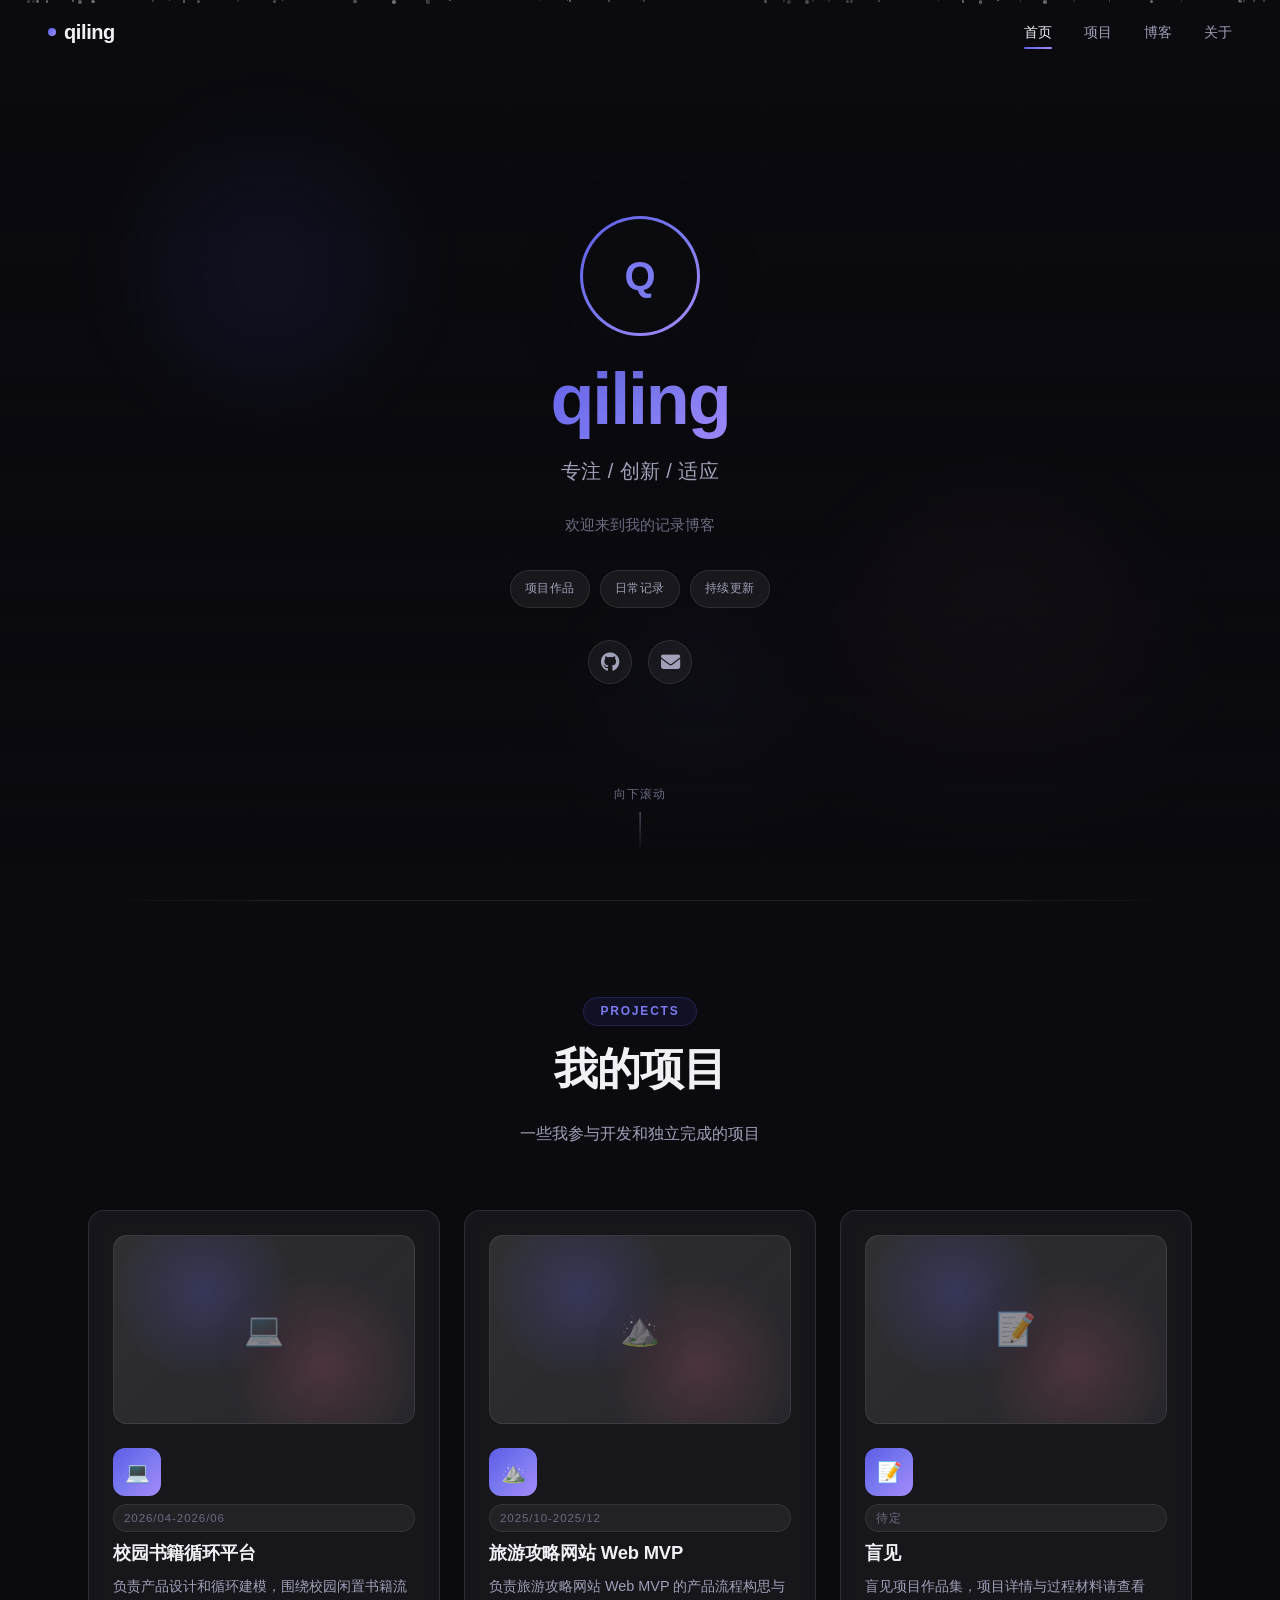
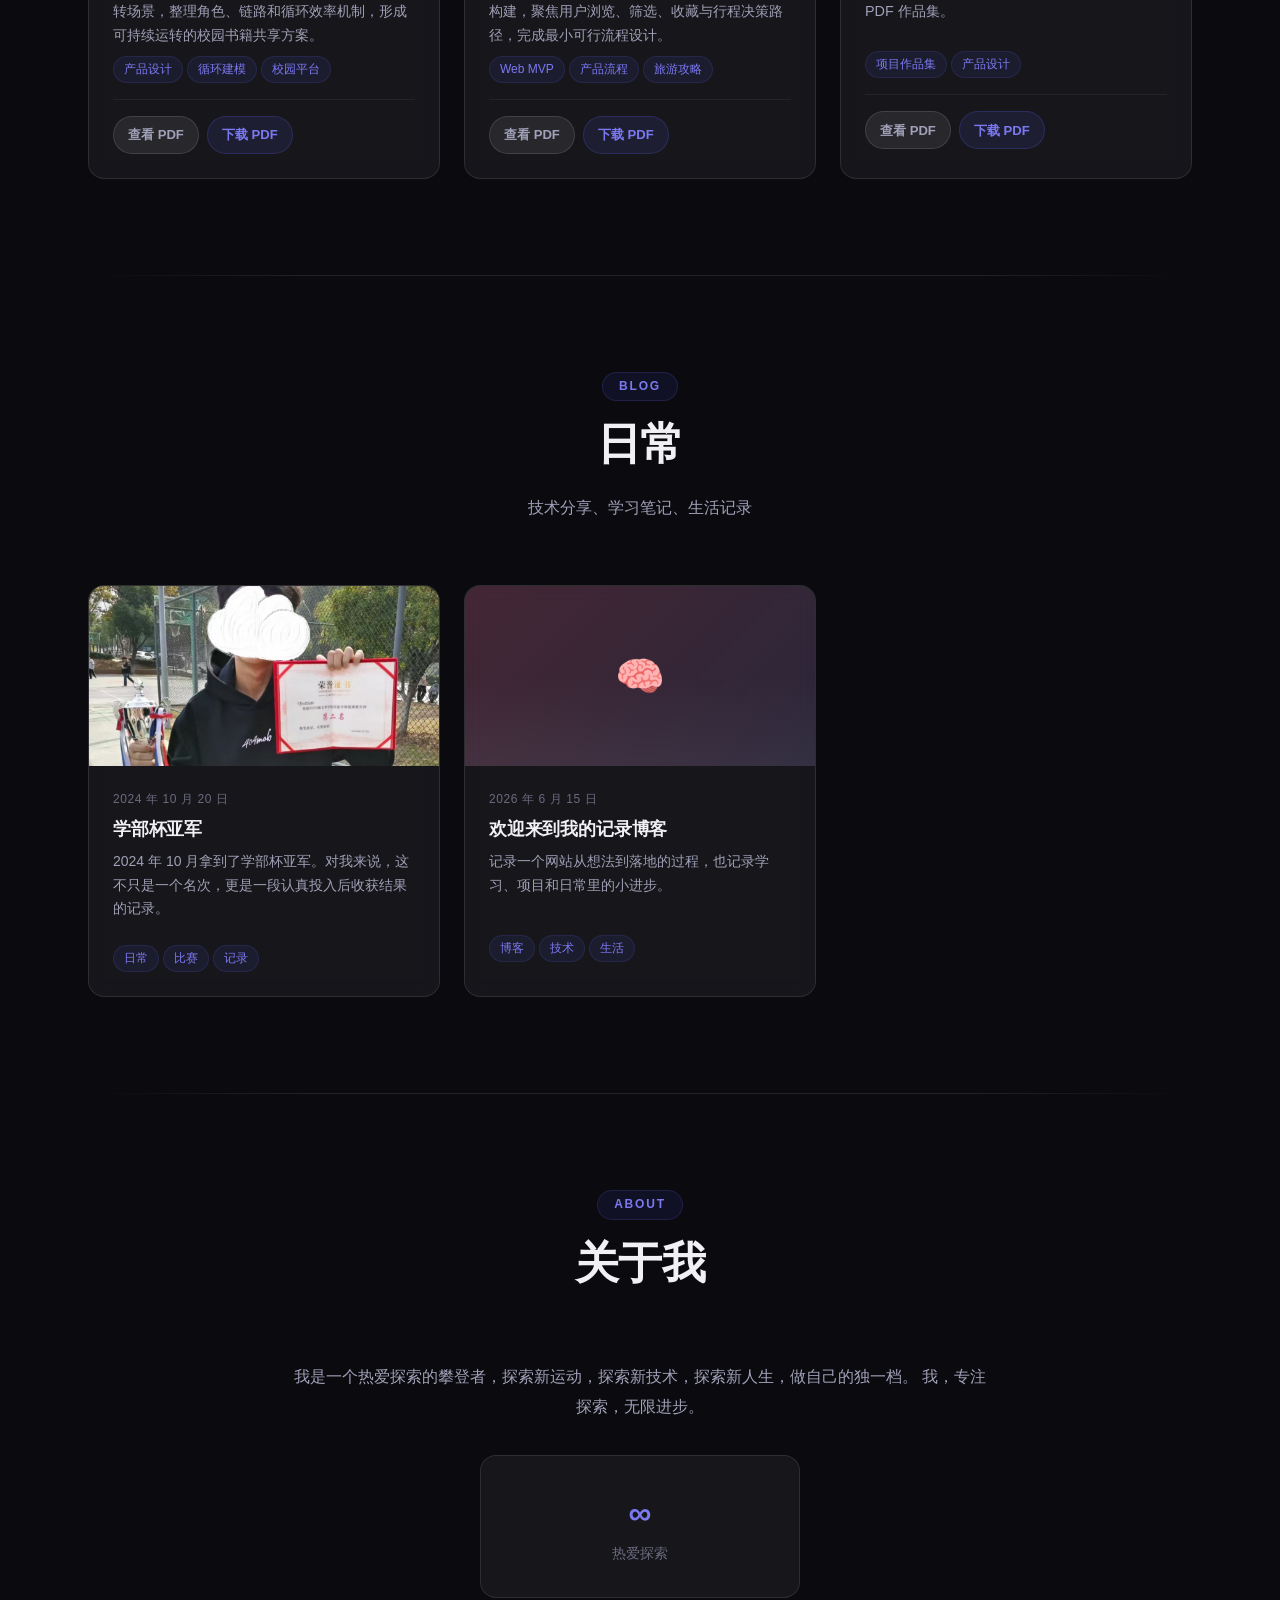
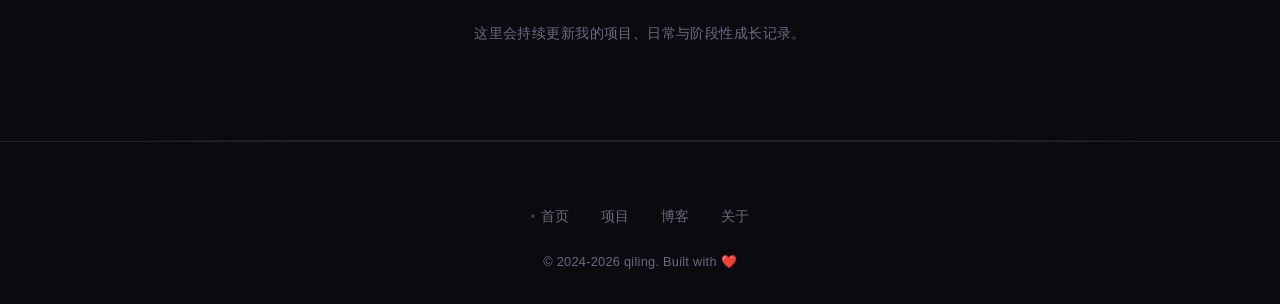
<file: index.html>
﻿<!DOCTYPE html>
<html lang="zh-CN">
<head>
  <meta charset="UTF-8">
  <meta name="viewport" content="width=device-width, initial-scale=1.0">
  <meta name="description" content="qiling - 个人博客，分享项目、技术与生活">
  <meta name="theme-color" content="#0a0a0f">
  
  <!-- Preconnect for performance -->
  <link rel="preconnect" href="https://images.unsplash.com">
  
  <!-- Font Awesome Icons -->
  <link rel="stylesheet" href="https://cdnjs.cloudflare.com/ajax/libs/font-awesome/6.5.1/css/all.min.css">
  
  <!-- Styles -->
  <link rel="stylesheet" href="css/style.css">
  
  <title>qiling - Personal Site</title>
</head>
<body>

  <!-- Loading Screen -->
  <div class="loading-screen">
    <div class="loading-logo">D</div>
    <div class="loading-text">Loading...</div>
  </div>

  <!-- Snow Mountain Background -->
  <div class="hero-bg">
    <div class="layer layer-1"></div>
    <div class="layer layer-2"></div>
    <div class="layer layer-3"></div>
  </div>
  <div class="hero-orbs">
    <span class="hero-orb hero-orb-1"></span>
    <span class="hero-orb hero-orb-2"></span>
    <span class="hero-orb hero-orb-3"></span>
  </div>
  <div class="hero-overlay"></div>
  <div class="snow-particles"></div>

  <!-- Navigation -->
  <nav class="nav">
    <div class="nav-inner">
      <a href="#" class="nav-logo">
        <span class="nav-logo-dot"></span>
        qiling
      </a>
      <div class="nav-links">
        <a class="nav-link active" data-target="hero">首页</a>
        <a class="nav-link" data-target="projects">项目</a>
        <a class="nav-link" data-target="blog">博客</a>
        <a class="nav-link" data-target="about">关于</a>
      </div>
      <button class="nav-toggle" aria-label="菜单">
        <span></span>
        <span></span>
        <span></span>
      </button>
    </div>
  </nav>

  <!-- Hero Section -->
  <section id="hero" class="hero">
    <div class="hero-content">
      <!-- Avatar -->
      <div class="hero-avatar" id="hero-avatar">
        <div class="hero-avatar-inner" id="hero-avatar-inner">D</div>
        <div class="hero-avatar-badge">
          <i class="fas fa-camera" style="font-size:0.6rem;"></i>
        </div>
      </div>

      <!-- Name & Titles -->
      <h1 class="hero-title" id="hero-name">qiling</h1>
      <p class="hero-subtitle" id="hero-subtitle">专注 / 创新 / 适应</p>
      <p class="hero-bio" id="hero-bio">
        欢迎来到我的记录博客
      </p>
      <div class="hero-pills">
        <span class="hero-pill">项目作品</span>
        <span class="hero-pill">日常记录</span>
        <span class="hero-pill">持续更新</span>
      </div>

      <!-- Social Links -->
      <div class="hero-social" id="hero-social">
        <a href="https://github.com/" target="_blank" rel="noopener" aria-label="GitHub">
          <i class="fab fa-github"></i>
        </a>
        <a href="mailto:11433282920@qq.com" aria-label="Email">
          <i class="fas fa-envelope"></i>
        </a>
      </div>
    </div>

    <div class="scroll-indicator">
      <span>向下滚动</span>
      <div class="scroll-indicator-line"></div>
    </div>
  </section>

  <!-- Section Divider -->
  <div class="section-divider">
    <div class="section-divider-line"></div>
  </div>

  <!-- Projects Section -->
  <section id="projects" class="section">
    <div class="section-header animate-on-scroll">
      <div class="section-label">Projects</div>
      <h2 class="section-title">我的项目</h2>
      <p class="section-desc">一些我参与开发和独立完成的项目</p>
    </div>
    <div id="projects-grid" class="projects-grid"></div>
  </section>

  <!-- Section Divider -->
  <div class="section-divider">
    <div class="section-divider-line"></div>
  </div>

  <!-- Blog Section -->
  <section id="blog" class="section">
    <div class="section-header animate-on-scroll">
      <div class="section-label">Blog</div>
      <h2 class="section-title">日常</h2>
      <p class="section-desc">技术分享、学习笔记、生活记录</p>
    </div>
    <div id="blog-grid" class="blog-grid"></div>
  </section>

  <!-- Section Divider -->
  <div class="section-divider">
    <div class="section-divider-line"></div>
  </div>

  <!-- About Section -->
  <section id="about" class="section">
    <div class="section-header animate-on-scroll">
      <div class="section-label">About</div>
      <h2 class="section-title">关于我</h2>
    </div>
    <div class="about-content animate-on-scroll">
      <p class="about-text" id="hero-bio-about">
        我是一个热爱探索的攀登者，探索新运动，探索新技术，探索新人生，做自己的独一档。
        我，专注探索，无限进步。
      </p>
      <div class="about-stats">
        <div class="about-stat">
          <div class="about-stat-number">∞</div>
          <div class="about-stat-label">热爱探索</div>
        </div>
      </div>
      <div class="about-note">
        这里会持续更新我的项目、日常与阶段性成长记录。
      </div>
    </div>
  </section>

  <!-- Section Divider -->
  <div class="section-divider">
    <div class="section-divider-line"></div>
  </div>

  <!-- Footer -->
  <footer class="footer">
    <div class="footer-inner">
      <div class="footer-links">
        <a href="#" data-target="hero">首页</a>
        <a href="#" data-target="projects">项目</a>
        <a href="#" data-target="blog">博客</a>
        <a href="#" data-target="about">关于</a>
      </div>
      <div class="footer-copyright">
        &copy; 2024-2026 qiling. Built with ❤️
      </div>
    </div>
  </footer>

  <!-- Blog Post Modal -->
  <div id="blog-modal" class="blog-modal">
    <div class="blog-modal-overlay"></div>
    <div class="blog-modal-content">
      <button class="blog-modal-close" aria-label="关闭">
        <i class="fas fa-times"></i>
      </button>
      <h2 id="modal-title"></h2>
      <div id="modal-tags" class="project-tags" style="margin-bottom:var(--space-sm);"></div>
      <div class="blog-card-date" id="modal-date"></div>
      <div id="modal-body" class="blog-modal-body"></div>
    </div>
  </div>

  <!-- Back to Top -->
  <button class="back-to-top" aria-label="回到顶部">
    <i class="fas fa-arrow-up"></i>
  </button>

  <script src="js/site-content.js"></script>

  <!-- Scripts -->
  <script src="js/main.js"></script>
</body>
</html>
</file>
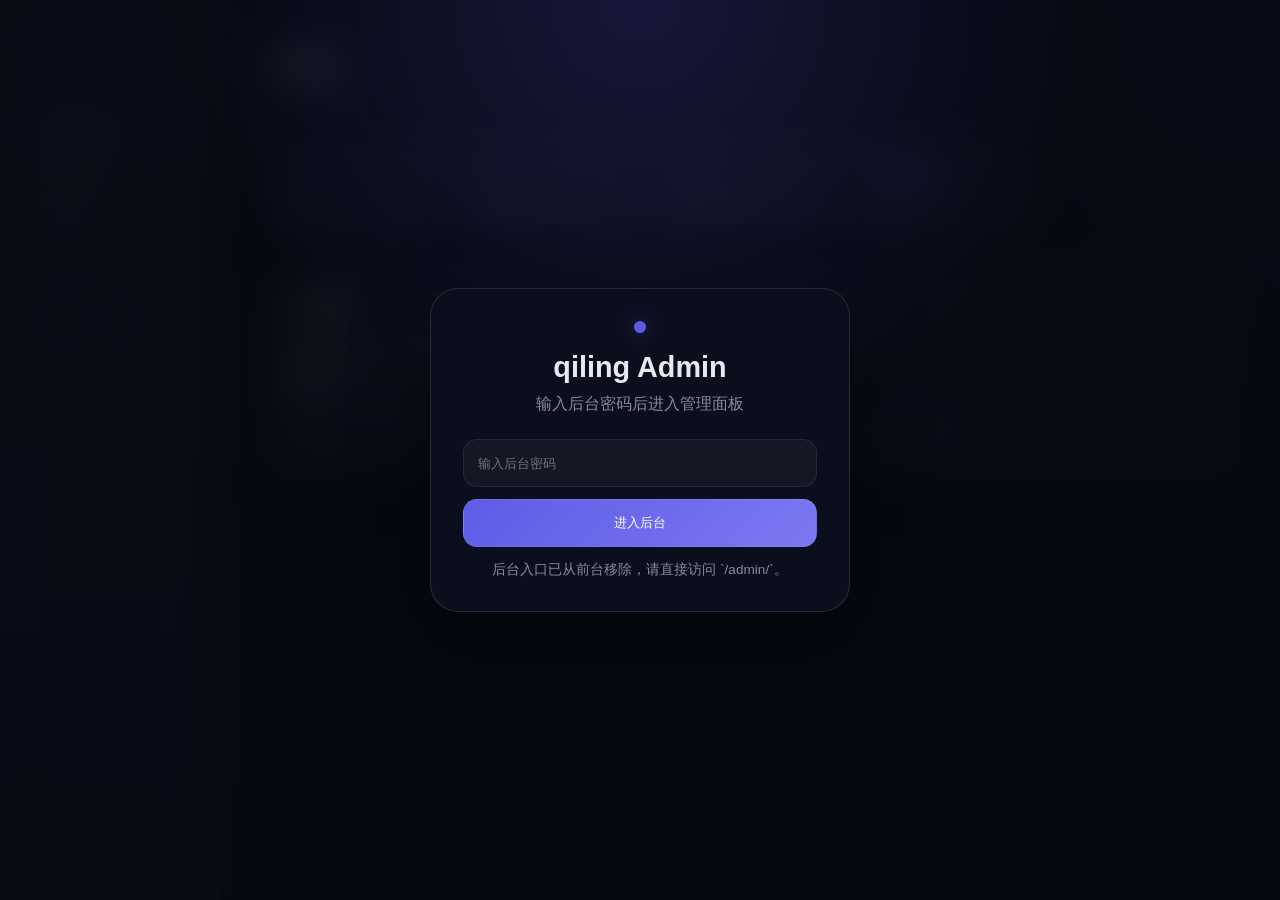
<file: admin/index.html>
﻿<!DOCTYPE html>
<html lang="zh-CN">
<head>
  <meta charset="UTF-8">
  <meta name="viewport" content="width=device-width, initial-scale=1.0">
  <title>管理后台 - qiling</title>
  <link rel="stylesheet" href="https://cdnjs.cloudflare.com/ajax/libs/font-awesome/6.5.1/css/all.min.css">
  <link rel="stylesheet" href="css/admin.css">
  <style>
    :root { --space-sm:8px; --space-md:16px; --space-lg:24px; --space-xl:32px; --space-2xl:48px; --space-3xl:64px; }
  </style>
</head>
<body>
  <div class="admin-gate" id="admin-gate">
    <div class="admin-gate-card">
      <div class="admin-gate-dot"></div>
      <h1>qiling Admin</h1>
      <p>输入后台密码后进入管理面板</p>
      <form id="admin-login-form" class="admin-gate-form">
        <input type="password" id="admin-password-input" placeholder="输入后台密码" autocomplete="current-password">
        <button type="submit">进入后台</button>
      </form>
      <div class="admin-gate-hint">后台入口已从前台移除，请直接访问 `/admin/`。</div>
    </div>
  </div>
  <div class="admin-layout">
    <!-- Sidebar -->
    <aside class="admin-sidebar">
      <div class="admin-logo">
        <span class="admin-logo-dot"></span>
        qiling Admin
      </div>
      <nav class="admin-nav">
        <button class="admin-nav-item active" data-tab="dashboard">
          <i class="fas fa-chart-simple"></i> 概览
        </button>
        <button class="admin-nav-item" data-tab="projects">
          <i class="fas fa-folder"></i> 项目管理
        </button>
        <button class="admin-nav-item" data-tab="posts">
          <i class="fas fa-file-lines"></i> 文章管理
        </button>
        <button class="admin-nav-item" data-tab="settings">
          <i class="fas fa-gear"></i> 设置
        </button>
      </nav>
      <div style="margin-top:auto;padding-top:var(--space-xl);">
        <a href="../index.html" class="admin-nav-item" style="color:var(--admin-text-secondary);">
          <i class="fas fa-arrow-left"></i> 返回网站
        </a>
      </div>
    </aside>

    <!-- Main Content -->
    <main class="admin-main">
      <!-- Dashboard Tab -->
      <div id="tab-dashboard" class="admin-tab-content active">
        <div class="admin-header">
          <h1>仪表盘</h1>
          <p>网站内容概览</p>
        </div>
        <div id="admin-stats" class="admin-stats"></div>
        <div class="admin-card">
          <div class="admin-card-header">
            <h3>快速指南</h3>
          </div>
          <div style="font-size:0.85rem;color:var(--admin-text-secondary);line-height:1.8;">
            <p>📁 <strong>项目管理</strong> — 添加/编辑/删除你的项目作品</p>
            <p>📝 <strong>文章管理</strong> — 发布博客文章，支持 Markdown 格式</p>
            <p>⚙️ <strong>设置</strong> — 修改网站名称、个人简介、社交链接</p>
              <p style="margin-top:var(--space-md);color:var(--admin-text-secondary);opacity:0.7;">
              💡 提示：内容先保存到浏览器本地缓存；如果图片太大导致缓存超限，仍可继续导出 <code>site-content.js</code>。
              </p>
          </div>
        </div>
      </div>

      <!-- Projects Tab -->
      <div id="tab-projects" class="admin-tab-content">
        <div class="admin-header">
          <h1>项目管理</h1>
          <p>管理你的作品项目</p>
        </div>
        <div class="admin-card">
          <div class="admin-card-header">
            <h3>所有项目</h3>
            <button class="admin-btn admin-btn-primary" onclick="window.renderProjectForm()">
              <i class="fas fa-plus"></i> 添加项目
            </button>
          </div>
          <div id="projects-list"></div>
        </div>
        <div id="project-form-container"></div>
      </div>

      <!-- Posts Tab -->
      <div id="tab-posts" class="admin-tab-content">
        <div class="admin-header">
          <h1>文章管理</h1>
          <p>发布和管理博客文章</p>
        </div>
        <div class="admin-card">
          <div class="admin-card-header">
            <h3>所有文章</h3>
            <button class="admin-btn admin-btn-primary" onclick="window.renderPostForm()">
              <i class="fas fa-plus"></i> 写文章
            </button>
          </div>
          <div id="posts-list"></div>
        </div>
        <div id="post-form-container"></div>
      </div>

      <!-- Settings Tab -->
      <div id="tab-settings" class="admin-tab-content">
        <div class="admin-header">
          <h1>设置</h1>
          <p>管理网站配置</p>
        </div>
      </div>
    </main>
  </div>

  <script src="../js/site-content.js"></script>
  <script src="js/admin.js"></script>
</body>
</html>
</file>
<file: css/style.css>
﻿/* ============================================
   Deom UI - Apple-Style Personal Blog
   Design System & Styles
   ============================================ */

/* --- CSS Variables / Design Tokens --- */
:root {
  /* Colors */
  --primary: #5e5ce6;
  --primary-light: #7b79f0;
  --primary-dark: #4a48c4;
  --accent: #ff6b9d;
  --accent-light: #ff8db3;
  --gradient-primary: linear-gradient(135deg, #5e5ce6 0%, #7b79f0 50%, #a78bfa 100%);
  --gradient-accent: linear-gradient(135deg, #ff6b9d 0%, #ff8db3 50%, #ffb3c8 100%);
  --gradient-hero: linear-gradient(135deg, rgba(94, 92, 230, 0.3), rgba(167, 139, 250, 0.2), rgba(255, 107, 157, 0.15));
  --gradient-card: linear-gradient(135deg, rgba(255,255,255,0.08), rgba(255,255,255,0.02));
  
  /* Neutral */
  --bg-primary: #0a0a0f;
  --bg-secondary: #12121a;
  --bg-card: rgba(255, 255, 255, 0.05);
  --bg-glass: rgba(255, 255, 255, 0.08);
  --text-primary: #f0f0f5;
  --text-secondary: #a0a0b8;
  --text-tertiary: #6b6b80;
  --border-color: rgba(255, 255, 255, 0.1);
  --border-glass: rgba(255, 255, 255, 0.15);
  --shadow-sm: 0 2px 8px rgba(0, 0, 0, 0.3);
  --shadow-md: 0 8px 32px rgba(0, 0, 0, 0.4);
  --shadow-lg: 0 16px 64px rgba(0, 0, 0, 0.5);
  --shadow-glow: 0 0 40px rgba(94, 92, 230, 0.15);
  
  /* Typography */
  --font-sans: -apple-system, 'Helvetica Neue', 'SF Pro Display', 'SF Pro Text', 'Segoe UI', Roboto, Arial, sans-serif;
  --font-mono: 'SF Mono', 'Fira Code', 'Cascadia Code', monospace;
  
  /* Spacing */
  --space-xs: 4px;
  --space-sm: 8px;
  --space-md: 16px;
  --space-lg: 24px;
  --space-xl: 32px;
  --space-2xl: 48px;
  --space-3xl: 64px;
  --space-4xl: 96px;
  
  /* Radius */
  --radius-sm: 8px;
  --radius-md: 12px;
  --radius-lg: 16px;
  --radius-xl: 20px;
  --radius-full: 9999px;
  
  /* Transitions */
  --transition-fast: 0.2s cubic-bezier(0.4, 0, 0.2, 1);
  --transition-normal: 0.3s cubic-bezier(0.4, 0, 0.2, 1);
  --transition-slow: 0.5s cubic-bezier(0.4, 0, 0.2, 1);
  --transition-bounce: 0.5s cubic-bezier(0.34, 1.56, 0.64, 1);
}

/* --- Reset & Base --- */
*, *::before, *::after {
  margin: 0;
  padding: 0;
  box-sizing: border-box;
}

html {
  scroll-behavior: smooth;
  font-size: 16px;
  -webkit-font-smoothing: antialiased;
  -moz-osx-font-smoothing: grayscale;
}

body {
  font-family: var(--font-sans);
  background: var(--bg-primary);
  color: var(--text-primary);
  line-height: 1.6;
  overflow-x: hidden;
}

a {
  color: inherit;
  text-decoration: none;
}

img {
  max-width: 100%;
  display: block;
}

ul { list-style: none; }

/* --- Scrollbar --- */
::-webkit-scrollbar { width: 6px; }
::-webkit-scrollbar-track { background: transparent; }
::-webkit-scrollbar-thumb { background: rgba(255,255,255,0.15); border-radius: 3px; }
::-webkit-scrollbar-thumb:hover { background: rgba(255,255,255,0.25); }

/* --- Snow Mountain Hero Background --- */
.hero-bg {
  position: fixed;
  top: 0;
  left: 0;
  width: 100%;
  height: 100vh;
  z-index: -2;
  overflow: hidden;
}

.hero-bg .layer {
  position: absolute;
  inset: 0;
  background-size: cover;
  background-position: center;
  background-repeat: no-repeat;
  transition: opacity 1.5s ease;
}

.hero-bg .layer-1 {
  background-image: url('https://images.unsplash.com/photo-1506905925346-21bda4d32df4?w=1920&q=85');
  opacity: 1;
}

.hero-bg .layer-2 {
  background-image: url('https://images.unsplash.com/photo-1454496522488-7a8e488e8606?w=1920&q=85');
  opacity: 0;
}

.hero-bg .layer-3 {
  background-image: url('https://images.unsplash.com/photo-1464822759023-fed622ff2c3b?w=1920&q=85');
  opacity: 0;
}

.hero-overlay {
  position: fixed;
  top: 0;
  left: 0;
  width: 100%;
  height: 100vh;
  z-index: -1;
  background: 
    linear-gradient(180deg, 
      rgba(10, 10, 15, 0.6) 0%, 
      rgba(10, 10, 15, 0.45) 40%, 
      rgba(10, 10, 15, 0.7) 70%, 
      var(--bg-primary) 100%);
  pointer-events: none;
}

.hero-orbs {
  position: fixed;
  inset: 0;
  z-index: -1;
  pointer-events: none;
  overflow: hidden;
}

.hero-orb {
  position: absolute;
  border-radius: 50%;
  filter: blur(24px);
  opacity: 0.28;
  animation: orbFloat 18s ease-in-out infinite;
  mix-blend-mode: screen;
}

.hero-orb-1 {
  width: 280px;
  height: 280px;
  top: 14%;
  left: 10%;
  background: radial-gradient(circle, rgba(94,92,230,0.65), rgba(94,92,230,0));
}

.hero-orb-2 {
  width: 360px;
  height: 360px;
  top: 54%;
  right: 8%;
  background: radial-gradient(circle, rgba(255,107,157,0.45), rgba(255,107,157,0));
  animation-duration: 22s;
}

.hero-orb-3 {
  width: 220px;
  height: 220px;
  bottom: 8%;
  left: 46%;
  background: radial-gradient(circle, rgba(167,139,250,0.45), rgba(167,139,250,0));
  animation-duration: 20s;
}

@keyframes orbFloat {
  0%, 100% { transform: translate3d(0, 0, 0) scale(1); }
  25% { transform: translate3d(30px, -22px, 0) scale(1.06); }
  50% { transform: translate3d(-16px, 18px, 0) scale(0.96); }
  75% { transform: translate3d(24px, 12px, 0) scale(1.04); }
}

/* Mountain ambient particles */
.snow-particles {
  position: fixed;
  top: 0;
  left: 0;
  width: 100%;
  height: 100%;
  z-index: 0;
  pointer-events: none;
  overflow: hidden;
}

.snow-particle {
  position: absolute;
  width: 3px;
  height: 3px;
  background: rgba(255, 255, 255, 0.6);
  border-radius: 50%;
  animation: snowfall linear infinite;
  opacity: 0;
}

@keyframes snowfall {
  0% { transform: translateY(-10vh) translateX(0); opacity: 0; }
  10% { opacity: 1; }
  90% { opacity: 0.6; }
  100% { transform: translateY(110vh) translateX(50px); opacity: 0; }
}

/* --- Navigation --- */
.nav {
  position: fixed;
  top: 0;
  left: 0;
  width: 100%;
  z-index: 100;
  padding: var(--space-md) var(--space-2xl);
  transition: var(--transition-normal);
}

.nav.scrolled {
  background: rgba(10, 10, 15, 0.8);
  backdrop-filter: blur(20px) saturate(1.5);
  -webkit-backdrop-filter: blur(20px) saturate(1.5);
  border-bottom: 1px solid var(--border-glass);
  padding: var(--space-sm) var(--space-2xl);
}

.nav-inner {
  max-width: 1200px;
  margin: 0 auto;
  display: flex;
  align-items: center;
  justify-content: space-between;
}

.nav-logo {
  display: flex;
  align-items: center;
  gap: var(--space-sm);
  font-size: 1.25rem;
  font-weight: 700;
  letter-spacing: -0.02em;
}

.nav-logo-dot {
  width: 8px;
  height: 8px;
  border-radius: 50%;
  background: var(--gradient-primary);
  animation: pulse-dot 2s ease-in-out infinite;
}

@keyframes pulse-dot {
  0%, 100% { opacity: 1; transform: scale(1); }
  50% { opacity: 0.7; transform: scale(1.3); }
}

.nav-links {
  display: flex;
  align-items: center;
  gap: var(--space-xl);
}

.nav-link {
  font-size: 0.875rem;
  font-weight: 500;
  color: var(--text-secondary);
  transition: var(--transition-fast);
  position: relative;
  padding: var(--space-xs) 0;
  cursor: pointer;
}

.nav-link::after {
  content: '';
  position: absolute;
  bottom: -2px;
  left: 0;
  width: 0;
  height: 2px;
  background: var(--gradient-primary);
  border-radius: 1px;
  transition: var(--transition-normal);
}

.nav-link:hover {
  color: var(--text-primary);
}

.nav-link:hover::after,
.nav-link.active::after {
  width: 100%;
}

.nav-link.active {
  color: var(--text-primary);
}

/* Mobile Nav Toggle */
.nav-toggle {
  display: none;
  flex-direction: column;
  gap: 5px;
  cursor: pointer;
  padding: var(--space-sm);
  background: none;
  border: none;
}

.nav-toggle span {
  width: 24px;
  height: 2px;
  background: var(--text-primary);
  border-radius: 2px;
  transition: var(--transition-normal);
}

.nav-toggle.active span:nth-child(1) {
  transform: rotate(45deg) translate(5px, 5px);
}

.nav-toggle.active span:nth-child(2) {
  opacity: 0;
}

.nav-toggle.active span:nth-child(3) {
  transform: rotate(-45deg) translate(5px, -5px);
}

/* --- Hero Section --- */
.hero {
  position: relative;
  min-height: 100vh;
  display: flex;
  align-items: center;
  justify-content: center;
  padding: var(--space-4xl) var(--space-2xl);
  z-index: 1;
}

.hero-content {
  text-align: center;
  max-width: 700px;
  position: relative;
}

.hero-avatar {
  width: 120px;
  height: 120px;
  border-radius: 50%;
  margin: 0 auto var(--space-lg);
  background: var(--gradient-primary);
  padding: 3px;
  position: relative;
  animation: avatar-float 6s ease-in-out infinite;
  cursor: pointer;
  transition: var(--transition-normal);
  box-shadow: 0 20px 60px rgba(12, 12, 24, 0.35);
}

.hero-avatar:hover {
  transform: scale(1.05);
  box-shadow: 0 0 40px rgba(94, 92, 230, 0.4);
}

.hero-avatar-inner {
  width: 100%;
  height: 100%;
  border-radius: 50%;
  background: var(--bg-primary);
  display: flex;
  align-items: center;
  justify-content: center;
  font-size: 2.5rem;
  font-weight: 700;
  color: var(--primary-light);
  overflow: hidden;
}

.hero-avatar-inner img {
  width: 100%;
  height: 100%;
  object-fit: cover;
}

.hero-avatar-badge {
  position: absolute;
  bottom: 4px;
  right: 4px;
  width: 28px;
  height: 28px;
  background: var(--gradient-primary);
  border-radius: 50%;
  display: flex;
  align-items: center;
  justify-content: center;
  font-size: 0.75rem;
  border: 2px solid var(--bg-primary);
  box-shadow: var(--shadow-sm);
}

@keyframes avatar-float {
  0%, 100% { transform: translateY(0); }
  50% { transform: translateY(-8px); }
}

.hero-title {
  font-size: clamp(2.5rem, 6vw, 4.5rem);
  font-weight: 800;
  letter-spacing: -0.03em;
  line-height: 1.1;
  margin-bottom: var(--space-md);
  background: var(--gradient-primary);
  -webkit-background-clip: text;
  -webkit-text-fill-color: transparent;
  background-clip: text;
  animation: title-reveal 1s ease-out;
}

@keyframes title-reveal {
  from { opacity: 0; transform: translateY(20px); }
  to { opacity: 1; transform: translateY(0); }
}

.hero-subtitle {
  font-size: clamp(1rem, 2vw, 1.25rem);
  color: var(--text-secondary);
  margin-bottom: var(--space-lg);
  font-weight: 400;
  letter-spacing: 0.02em;
  animation: subtitle-reveal 1s ease-out 0.2s both;
}

@keyframes subtitle-reveal {
  from { opacity: 0; transform: translateY(15px); }
  to { opacity: 1; transform: translateY(0); }
}

.hero-bio {
  font-size: 0.95rem;
  color: var(--text-tertiary);
  max-width: 500px;
  margin: 0 auto var(--space-xl);
  line-height: 1.8;
  animation: subtitle-reveal 1s ease-out 0.4s both;
}

.hero-pills {
  display: flex;
  justify-content: center;
  gap: 10px;
  flex-wrap: wrap;
  margin: 0 auto var(--space-xl);
  animation: subtitle-reveal 1s ease-out 0.55s both;
}

.hero-pill {
  padding: 8px 14px;
  border-radius: 999px;
  background: rgba(255, 255, 255, 0.06);
  border: 1px solid rgba(255, 255, 255, 0.1);
  color: var(--text-secondary);
  font-size: 0.78rem;
  letter-spacing: 0.04em;
  backdrop-filter: blur(12px);
}

.hero-social {
  display: flex;
  justify-content: center;
  gap: var(--space-md);
  animation: subtitle-reveal 1s ease-out 0.6s both;
}

.hero-social a {
  width: 44px;
  height: 44px;
  border-radius: 50%;
  background: var(--bg-card);
  border: 1px solid var(--border-color);
  display: flex;
  align-items: center;
  justify-content: center;
  color: var(--text-secondary);
  transition: var(--transition-normal);
  font-size: 1.2rem;
}

.hero-social a:hover {
  background: var(--gradient-primary);
  color: white;
  border-color: transparent;
  transform: translateY(-3px);
  box-shadow: 0 8px 24px rgba(94, 92, 230, 0.3);
}

/* Scroll indicator */
.scroll-indicator {
  position: absolute;
  bottom: var(--space-2xl);
  left: 50%;
  transform: translateX(-50%);
  display: flex;
  flex-direction: column;
  align-items: center;
  gap: var(--space-sm);
  color: var(--text-tertiary);
  font-size: 0.75rem;
  letter-spacing: 0.1em;
  text-transform: uppercase;
  animation: bounce 2s ease-in-out infinite;
}

.scroll-indicator-line {
  width: 1px;
  height: 40px;
  background: linear-gradient(180deg, var(--text-tertiary), transparent);
}

@keyframes bounce {
  0%, 100% { transform: translateX(-50%) translateY(0); }
  50% { transform: translateX(-50%) translateY(8px); }
}

/* --- Sections Shared --- */
.section {
  position: relative;
  z-index: 1;
  padding: var(--space-4xl) var(--space-2xl);
  max-width: 1200px;
  margin: 0 auto;
}

.empty-state {
  padding: var(--space-xl);
  border-radius: var(--radius-lg);
  text-align: center;
  color: var(--text-tertiary);
  background: rgba(255, 255, 255, 0.04);
  border: 1px dashed rgba(255, 255, 255, 0.12);
  backdrop-filter: blur(10px);
}

.section-header {
  text-align: center;
  margin-bottom: var(--space-3xl);
}

.section-label {
  display: inline-block;
  font-size: 0.75rem;
  font-weight: 600;
  letter-spacing: 0.15em;
  text-transform: uppercase;
  color: var(--primary-light);
  margin-bottom: var(--space-sm);
  padding: var(--space-xs) var(--space-md);
  border-radius: var(--radius-full);
  background: rgba(94, 92, 230, 0.1);
  border: 1px solid rgba(94, 92, 230, 0.2);
}

.section-title {
  font-size: clamp(1.75rem, 4vw, 2.75rem);
  font-weight: 700;
  letter-spacing: -0.02em;
  margin-bottom: var(--space-md);
  color: var(--text-primary);
}

.section-desc {
  font-size: 1rem;
  color: var(--text-secondary);
  max-width: 600px;
  margin: 0 auto;
}

/* --- Projects Grid --- */
.projects-grid {
  display: grid;
  grid-template-columns: repeat(auto-fill, minmax(320px, 1fr));
  gap: var(--space-lg);
}

.project-card {
  background: var(--bg-card);
  border: 1px solid var(--border-color);
  border-radius: var(--radius-lg);
  padding: var(--space-lg);
  transition: var(--transition-normal);
  position: relative;
  overflow: hidden;
  backdrop-filter: blur(10px);
  display: flex;
  flex-direction: column;
}

.project-card-image {
  width: 100%;
  aspect-ratio: 16 / 10;
  border-radius: 14px;
  overflow: hidden;
  margin-bottom: var(--space-lg);
  background:
    linear-gradient(135deg, rgba(255,255,255,0.08), rgba(255,255,255,0.03)),
    rgba(255,255,255,0.04);
  border: 1px solid rgba(255,255,255,0.08);
  position: relative;
}

.project-card-image img {
  width: 100%;
  height: 100%;
  object-fit: cover;
  object-position: center;
  display: block;
  transition: transform 0.8s cubic-bezier(0.22, 1, 0.36, 1);
}

.project-card-image.is-placeholder {
  display: flex;
  align-items: center;
  justify-content: center;
}

.project-card-placeholder {
  width: 100%;
  height: 100%;
  display: flex;
  align-items: center;
  justify-content: center;
  color: rgba(255,255,255,0.45);
  font-size: 2rem;
  background:
    radial-gradient(circle at 30% 30%, rgba(94,92,230,0.22), transparent 35%),
    radial-gradient(circle at 70% 70%, rgba(255,107,157,0.16), transparent 40%);
}

.project-card-placeholder span {
  filter: drop-shadow(0 8px 18px rgba(0,0,0,0.25));
}

.project-card::before {
  content: '';
  position: absolute;
  top: 0;
  left: 0;
  width: 100%;
  height: 2px;
  background: var(--gradient-primary);
  transform: scaleX(0);
  transform-origin: left;
  transition: var(--transition-normal);
}

.project-card:hover {
  transform: translateY(-4px);
  border-color: rgba(94, 92, 230, 0.3);
  box-shadow: var(--shadow-glow);
}

.project-card:hover .project-card-image img {
  transform: scale(1.04);
}

.project-card:hover::before {
  transform: scaleX(1);
}

.project-card-icon {
  width: 48px;
  height: 48px;
  border-radius: var(--radius-md);
  background: var(--gradient-primary);
  display: flex;
  align-items: center;
  justify-content: center;
  font-size: 1.25rem;
  margin-bottom: var(--space-sm);
}

.project-card h3 {
  font-size: 1.15rem;
  font-weight: 600;
  margin-bottom: var(--space-sm);
  letter-spacing: -0.01em;
  line-height: 1.4;
}

.project-card-meta {
  display: inline-flex;
  align-items: center;
  margin-bottom: var(--space-sm);
  padding: 4px 10px;
  border-radius: var(--radius-full);
  background: rgba(255, 255, 255, 0.05);
  border: 1px solid rgba(255, 255, 255, 0.08);
  color: var(--text-tertiary);
  font-size: 0.72rem;
  letter-spacing: 0.08em;
}

.project-card p {
  font-size: 0.9rem;
  color: var(--text-secondary);
  line-height: 1.7;
  margin-bottom: var(--space-sm);
  min-height: 4.8em;
}

.project-tags {
  display: flex;
  flex-wrap: wrap;
  gap: var(--space-xs);
}

.project-tag {
  font-size: 0.75rem;
  padding: 3px 10px;
  border-radius: var(--radius-full);
  background: rgba(94, 92, 230, 0.1);
  color: var(--primary-light);
  border: 1px solid rgba(94, 92, 230, 0.15);
  font-weight: 500;
}

.project-card-actions {
  margin-top: var(--space-md);
  display: flex;
  align-items: center;
  gap: var(--space-sm);
  flex-wrap: wrap;
  padding-top: var(--space-md);
  border-top: 1px solid rgba(255,255,255,0.06);
}

.project-card-link,
.project-card-pdf {
  min-height: 38px;
  padding: 0 14px;
  border-radius: var(--radius-full);
  border: 1px solid rgba(255, 255, 255, 0.12);
  background: rgba(255, 255, 255, 0.05);
  display: inline-flex;
  align-items: center;
  justify-content: center;
  color: var(--text-secondary);
  transition: var(--transition-fast);
  font-size: 0.82rem;
  font-weight: 600;
}

.project-card-link:hover,
.project-card-pdf:hover {
  background: var(--gradient-primary);
  color: white;
  border-color: transparent;
  transform: translateY(-1px);
}

.project-card-pdf-view {
  background: rgba(255, 255, 255, 0.08);
}

.project-card-pdf-download {
  background: rgba(94, 92, 230, 0.12);
  color: var(--primary-light);
  border-color: rgba(94, 92, 230, 0.24);
}

/* --- Blog Grid --- */
.blog-grid {
  display: grid;
  grid-template-columns: repeat(auto-fill, minmax(340px, 1fr));
  gap: var(--space-lg);
}

.blog-card {
  background: var(--bg-card);
  border: 1px solid var(--border-color);
  border-radius: var(--radius-lg);
  overflow: hidden;
  transition: var(--transition-normal);
  cursor: pointer;
  backdrop-filter: blur(10px);
  display: flex;
  flex-direction: column;
}

.blog-card:hover {
  transform: translateY(-4px);
  border-color: rgba(167, 139, 250, 0.3);
  box-shadow: 0 12px 40px rgba(94, 92, 230, 0.1);
}

.blog-card-image {
  width: 100%;
  height: 180px;
  background: var(--gradient-card);
  display: flex;
  align-items: center;
  justify-content: center;
  font-size: 2.5rem;
  position: relative;
  overflow: hidden;
}

.blog-card-image img {
  width: 100%;
  height: 100%;
  object-fit: cover;
  transition: transform 0.9s cubic-bezier(0.22, 1, 0.36, 1);
}

.blog-card:hover .blog-card-image img {
  transform: scale(1.05);
}

.blog-card-image::after {
  content: '';
  position: absolute;
  inset: 0;
  background: linear-gradient(180deg, transparent 50%, var(--bg-card));
}

.blog-card-body {
  padding: var(--space-lg);
  display: flex;
  flex-direction: column;
  min-height: 220px;
}

.blog-card-date {
  font-size: 0.75rem;
  color: var(--text-tertiary);
  margin-bottom: var(--space-sm);
  letter-spacing: 0.05em;
}

.blog-card h3 {
  font-size: 1.1rem;
  font-weight: 600;
  margin-bottom: var(--space-sm);
  line-height: 1.4;
  letter-spacing: -0.01em;
  transition: var(--transition-fast);
}

.blog-card:hover h3 {
  color: var(--primary-light);
}

.blog-card p {
  font-size: 0.875rem;
  color: var(--text-secondary);
  line-height: 1.7;
  margin-bottom: var(--space-md);
  flex: 1;
}

.blog-card .project-tags {
  margin-top: var(--space-sm);
}

/* --- Blog Modal / Post Detail --- */
.blog-modal {
  position: fixed;
  inset: 0;
  z-index: 200;
  display: none;
  align-items: center;
  justify-content: center;
  padding: var(--space-xl);
}

.blog-modal.active {
  display: flex;
}

.blog-modal-overlay {
  position: absolute;
  inset: 0;
  background: rgba(0, 0, 0, 0.7);
  backdrop-filter: blur(10px);
}

.blog-modal-content {
  position: relative;
  max-width: 720px;
  width: 100%;
  max-height: 80vh;
  overflow-y: auto;
  background: var(--bg-secondary);
  border: 1px solid var(--border-glass);
  border-radius: var(--radius-xl);
  padding: var(--space-2xl);
  animation: modal-enter 0.3s ease-out;
  box-shadow: var(--shadow-lg);
}

@keyframes modal-enter {
  from { opacity: 0; transform: scale(0.95) translateY(20px); }
  to { opacity: 1; transform: scale(1) translateY(0); }
}

.blog-modal-close {
  position: absolute;
  top: var(--space-lg);
  right: var(--space-lg);
  width: 36px;
  height: 36px;
  border-radius: 50%;
  background: var(--bg-glass);
  border: 1px solid var(--border-color);
  color: var(--text-secondary);
  display: flex;
  align-items: center;
  justify-content: center;
  cursor: pointer;
  transition: var(--transition-fast);
  font-size: 1rem;
}

.blog-modal-close:hover {
  background: rgba(255, 255, 255, 0.15);
  color: var(--text-primary);
}

.blog-modal-content h2 {
  font-size: 1.75rem;
  font-weight: 700;
  margin-bottom: var(--space-sm);
  letter-spacing: -0.02em;
}

.blog-modal-content .blog-card-date {
  font-size: 0.85rem;
  margin-bottom: var(--space-lg);
}

.blog-modal-body {
  font-size: 0.95rem;
  color: var(--text-secondary);
  line-height: 1.8;
}

.blog-modal-body h3 {
  font-size: 1.2rem;
  font-weight: 600;
  color: var(--text-primary);
  margin-top: var(--space-lg);
  margin-bottom: var(--space-sm);
}

.blog-modal-body p {
  margin-bottom: var(--space-md);
}

.blog-modal-body code {
  font-family: var(--font-mono);
  font-size: 0.85em;
  padding: 2px 6px;
  background: rgba(255, 255, 255, 0.06);
  border-radius: 4px;
}

.blog-modal-body pre {
  background: rgba(0, 0, 0, 0.3);
  border: 1px solid var(--border-color);
  border-radius: var(--radius-sm);
  padding: var(--space-md);
  overflow-x: auto;
  margin-bottom: var(--space-md);
}

.blog-modal-body pre code {
  background: none;
  padding: 0;
}

/* --- About Section --- */
.about-content {
  max-width: 700px;
  margin: 0 auto;
  text-align: center;
}

.about-text {
  font-size: 1rem;
  color: var(--text-secondary);
  line-height: 1.9;
  margin-bottom: var(--space-xl);
}

.about-stats {
  display: grid;
  grid-template-columns: minmax(220px, 320px);
  justify-content: center;
  gap: var(--space-lg);
}

.about-note {
  margin-top: var(--space-lg);
  color: var(--text-tertiary);
  font-size: 0.88rem;
  letter-spacing: 0.03em;
}

.about-stat {
  background: var(--bg-card);
  border: 1px solid var(--border-color);
  border-radius: var(--radius-lg);
  padding: var(--space-xl) var(--space-md);
  transition: var(--transition-normal);
}

.about-stat:hover {
  transform: translateY(-2px);
  border-color: rgba(94, 92, 230, 0.3);
}

.about-stat-number {
  font-size: 2rem;
  font-weight: 800;
  background: var(--gradient-primary);
  -webkit-background-clip: text;
  -webkit-text-fill-color: transparent;
  background-clip: text;
  margin-bottom: var(--space-xs);
}

.about-stat-label {
  font-size: 0.85rem;
  color: var(--text-tertiary);
  font-weight: 500;
}

/* --- Footer --- */
.footer {
  position: relative;
  z-index: 1;
  border-top: 1px solid var(--border-color);
  padding: var(--space-3xl) var(--space-2xl) var(--space-xl);
  text-align: center;
}

.footer-inner {
  max-width: 1200px;
  margin: 0 auto;
}

.footer-links {
  display: flex;
  justify-content: center;
  gap: var(--space-xl);
  margin-bottom: var(--space-lg);
}

.footer-links a {
  font-size: 0.85rem;
  color: var(--text-tertiary);
  transition: var(--transition-fast);
}

.footer-links a:hover {
  color: var(--primary-light);
}

.footer-links a[data-target="hero"]::before {
  content: "•";
  margin-right: 6px;
  opacity: 0.5;
}

.footer-copyright {
  font-size: 0.8rem;
  color: var(--text-tertiary);
  letter-spacing: 0.02em;
}

.footer-admin-link {
  display: inline-block;
  margin-top: var(--space-md);
  font-size: 0.75rem;
  color: var(--text-tertiary);
  opacity: 0.4;
  transition: var(--transition-fast);
}

.footer-admin-link:hover {
  opacity: 1;
  color: var(--primary-light);
}

/* --- Intersection Observer Animations --- */
.animate-on-scroll {
  opacity: 0;
  transform: translateY(30px);
  transition: opacity 0.6s ease-out, transform 0.6s ease-out;
}

.animate-on-scroll.visible {
  opacity: 1;
  transform: translateY(0);
}

.animate-on-scroll.delay-1 { transition-delay: 0.1s; }
.animate-on-scroll.delay-2 { transition-delay: 0.2s; }
.animate-on-scroll.delay-3 { transition-delay: 0.3s; }
.animate-on-scroll.delay-4 { transition-delay: 0.4s; }

/* --- Section Divider --- */
.section-divider {
  position: relative;
  z-index: 1;
  max-width: 1200px;
  margin: 0 auto;
  padding: 0 var(--space-2xl);
}

.section-divider-line {
  height: 1px;
  background: linear-gradient(90deg, transparent, var(--border-color) 20%, var(--border-color) 80%, transparent);
}

/* --- Responsive --- */
@media (max-width: 768px) {
  .nav {
    padding: var(--space-md);
  }

  .nav.scrolled {
    padding: var(--space-sm) var(--space-md);
  }

  .nav-links {
    position: fixed;
    top: 0;
    right: -100%;
    width: 70%;
    height: 100vh;
    background: rgba(10, 10, 15, 0.95);
    backdrop-filter: blur(20px);
    flex-direction: column;
    justify-content: center;
    padding: var(--space-2xl);
    transition: var(--transition-normal);
    border-left: 1px solid var(--border-color);
  }

  .nav-links.open {
    right: 0;
  }

  .nav-toggle {
    display: flex;
  }

  .section {
    padding: var(--space-3xl) var(--space-md);
  }

  .projects-grid,
  .blog-grid {
    grid-template-columns: 1fr;
  }

  .project-card-image {
    aspect-ratio: 16 / 11;
  }

  .about-stats {
    grid-template-columns: repeat(3, 1fr);
    gap: var(--space-sm);
  }

  .hero-avatar {
    width: 96px;
    height: 96px;
  }

  .hero-pills {
    gap: 8px;
  }

  .hero-avatar-inner {
    font-size: 2rem;
  }

  .blog-modal-content {
    padding: var(--space-lg);
    max-height: 90vh;
  }

  .blog-modal-content h2 {
    font-size: 1.35rem;
  }
}

@media (max-width: 480px) {
  .about-stats {
    grid-template-columns: 1fr;
  }

  .hero-social a {
    width: 38px;
    height: 38px;
    font-size: 1rem;
  }

  .section-title {
    font-size: 1.5rem;
  }
}

/* --- Loading Screen --- */
.loading-screen {
  position: fixed;
  inset: 0;
  z-index: 9999;
  background: var(--bg-primary);
  display: flex;
  flex-direction: column;
  align-items: center;
  justify-content: center;
  transition: opacity 0.8s ease, visibility 0.8s ease;
}

.loading-screen.hidden {
  opacity: 0;
  visibility: hidden;
}

.loading-logo {
  width: 64px;
  height: 64px;
  border-radius: 50%;
  background: var(--gradient-primary);
  display: flex;
  align-items: center;
  justify-content: center;
  font-size: 1.5rem;
  font-weight: 700;
  color: white;
  animation: loading-pulse 1.5s ease-in-out infinite;
  margin-bottom: var(--space-lg);
}

@keyframes loading-pulse {
  0%, 100% { transform: scale(1); box-shadow: 0 0 0 0 rgba(94, 92, 230, 0.4); }
  50% { transform: scale(1.1); box-shadow: 0 0 0 20px rgba(94, 92, 230, 0); }
}

.loading-text {
  font-size: 0.85rem;
  color: var(--text-tertiary);
  letter-spacing: 0.15em;
  text-transform: uppercase;
}

/* --- Optional: Back to Top --- */
.back-to-top {
  position: fixed;
  bottom: var(--space-xl);
  right: var(--space-xl);
  z-index: 50;
  width: 44px;
  height: 44px;
  border-radius: 50%;
  background: var(--bg-glass);
  backdrop-filter: blur(10px);
  border: 1px solid var(--border-glass);
  display: flex;
  align-items: center;
  justify-content: center;
  color: var(--text-secondary);
  cursor: pointer;
  opacity: 0;
  visibility: hidden;
  transition: var(--transition-normal);
  font-size: 1.1rem;
}

.back-to-top.visible {
  opacity: 1;
  visibility: visible;
}

.back-to-top:hover {
  background: var(--gradient-primary);
  color: white;
  border-color: transparent;
  transform: translateY(-2px);
}

body.motion-ready .hero-content {
  animation: heroFadeUp 1.1s cubic-bezier(0.22, 1, 0.36, 1);
}

@keyframes heroFadeUp {
  from {
    opacity: 0;
    transform: translateY(24px) scale(0.98);
  }
  to {
    opacity: 1;
    transform: translateY(0) scale(1);
  }
}

@media (prefers-reduced-motion: reduce) {
  *, *::before, *::after {
    animation-duration: 0.01ms !important;
    animation-iteration-count: 1 !important;
    transition-duration: 0.01ms !important;
    scroll-behavior: auto !important;
  }
}
</file>
<file: admin/css/admin.css>
﻿/* ============================================
   Deom Admin - Management Dashboard
   ============================================ */

:root {
  --admin-bg: #0f0f17;
  --admin-card: #1a1a26;
  --admin-border: rgba(255,255,255,0.08);
  --admin-text: #e8e8f0;
  --admin-text-secondary: #8a8aa0;
  --admin-primary: #5e5ce6;
  --admin-primary-hover: #7b79f0;
  --admin-success: #34d399;
  --admin-danger: #ef4444;
  --admin-input-bg: rgba(255,255,255,0.05);
  --admin-radius: 18px;
  --admin-shadow: 0 18px 48px rgba(0,0,0,0.24);
}

* { margin: 0; padding: 0; box-sizing: border-box; }

body {
  font-family: -apple-system, 'Helvetica Neue', 'SF Pro Display', sans-serif;
  background: var(--admin-bg);
  color: var(--admin-text);
  min-height: 100vh;
}

/* Layout */
.admin-layout {
  display: grid;
  grid-template-columns: 220px 1fr;
  min-height: 100vh;
  gap: 0;
}

/* Sidebar */
.admin-sidebar {
  background:
    linear-gradient(180deg, rgba(255,255,255,0.02), rgba(255,255,255,0)),
    var(--admin-card);
  border-right: 1px solid var(--admin-border);
  padding: var(--space-xl);
  position: sticky;
  top: 0;
  height: 100vh;
  overflow-y: auto;
  box-shadow: inset -1px 0 0 rgba(255,255,255,0.02);
}

.admin-logo {
  font-size: 1.1rem;
  font-weight: 700;
  display: flex;
  align-items: center;
  gap: 8px;
  margin-bottom: var(--space-2xl);
  color: var(--admin-primary);
}

.admin-logo-dot {
  width: 8px; height: 8px;
  border-radius: 50%;
  background: var(--admin-primary);
}

.admin-nav {
  display: flex;
  flex-direction: column;
  gap: 4px;
}

.admin-nav-item {
  padding: 10px 14px;
  border-radius: 8px;
  color: var(--admin-text-secondary);
  cursor: pointer;
  transition: 0.2s;
  display: flex;
  align-items: center;
  gap: 10px;
  font-size: 0.9rem;
  border: none;
  background: none;
  text-align: left;
  width: 100%;
}

.admin-nav-item:hover {
  background: rgba(94, 92, 230, 0.1);
  color: var(--admin-text);
}

.admin-nav-item.active {
  background: rgba(94, 92, 230, 0.15);
  color: var(--admin-primary);
}

/* Main Content */
.admin-main {
  padding: var(--space-2xl);
  background:
    radial-gradient(circle at top right, rgba(94, 92, 230, 0.08), transparent 30%),
    var(--admin-bg);
}

.admin-header {
  margin-bottom: var(--space-xl);
}

.admin-header h1 {
  font-size: 1.5rem;
  font-weight: 700;
}

.admin-header p {
  font-size: 0.9rem;
  color: var(--admin-text-secondary);
  margin-top: 4px;
}

/* Stats */
.admin-stats {
  display: grid;
  grid-template-columns: repeat(auto-fill, minmax(180px, 1fr));
  gap: var(--space-md);
  margin-bottom: var(--space-xl);
}

.admin-stat {
  background: var(--admin-card);
  border: 1px solid var(--admin-border);
  border-radius: var(--admin-radius);
  padding: var(--space-lg);
  box-shadow: var(--admin-shadow);
}

.admin-stat-value {
  font-size: 1.75rem;
  font-weight: 800;
  color: var(--admin-primary);
  margin-bottom: 4px;
}

.admin-stat-label {
  font-size: 0.8rem;
  color: var(--admin-text-secondary);
}

/* Tables / Lists */
.admin-table {
  width: 100%;
  border-collapse: collapse;
  background: var(--admin-card);
  border-radius: var(--admin-radius);
  overflow: hidden;
  border: 1px solid var(--admin-border);
  box-shadow: var(--admin-shadow);
}

.admin-table th {
  text-align: left;
  padding: 12px 16px;
  font-size: 0.75rem;
  font-weight: 600;
  text-transform: uppercase;
  letter-spacing: 0.08em;
  color: var(--admin-text-secondary);
  border-bottom: 1px solid var(--admin-border);
  background: rgba(255,255,255,0.02);
}

.admin-table td {
  padding: 12px 16px;
  font-size: 0.875rem;
  border-bottom: 1px solid var(--admin-border);
  color: var(--admin-text);
}

.admin-table tr:last-child td {
  border-bottom: none;
}

.admin-table tr:hover td {
  background: rgba(94, 92, 230, 0.05);
}

/* Buttons */
.admin-btn {
  padding: 8px 16px;
  border-radius: 999px;
  border: none;
  cursor: pointer;
  font-size: 0.8rem;
  font-weight: 600;
  transition: 0.2s;
  display: inline-flex;
  align-items: center;
  gap: 6px;
}

.admin-btn-primary {
  background: var(--admin-primary);
  color: white;
}

.admin-btn-primary:hover {
  background: var(--admin-primary-hover);
}

.admin-btn-danger {
  background: rgba(239, 68, 68, 0.15);
  color: var(--admin-danger);
}

.admin-btn-danger:hover {
  background: rgba(239, 68, 68, 0.25);
}

.admin-btn-sm {
  padding: 5px 10px;
  font-size: 0.75rem;
}

/* Form */
.admin-form {
  background: var(--admin-card);
  border: 1px solid var(--admin-border);
  border-radius: var(--admin-radius);
  padding: var(--space-xl);
  max-width: 700px;
  box-shadow: var(--admin-shadow);
}

.admin-form-group {
  margin-bottom: var(--space-lg);
}

.admin-form-group label {
  display: block;
  font-size: 0.85rem;
  font-weight: 600;
  margin-bottom: 6px;
  color: var(--admin-text);
}

.admin-form-group input,
.admin-form-group textarea,
.admin-form-group select {
  width: 100%;
  padding: 10px 14px;
  border-radius: 8px;
  border: 1px solid var(--admin-border);
  background: var(--admin-input-bg);
  color: var(--admin-text);
  font-size: 0.9rem;
  font-family: inherit;
  transition: 0.2s;
  outline: none;
}

.admin-form-group input:focus,
.admin-form-group textarea:focus {
  border-color: var(--admin-primary);
  box-shadow: 0 0 0 3px rgba(94, 92, 230, 0.15);
}

.admin-form-group textarea {
  min-height: 120px;
  resize: vertical;
}

.admin-form-actions {
  display: flex;
  gap: var(--space-sm);
  margin-top: var(--space-lg);
}

/* Card sections */
.admin-card {
  background: var(--admin-card);
  border: 1px solid var(--admin-border);
  border-radius: var(--admin-radius);
  padding: var(--space-lg);
  margin-bottom: var(--space-lg);
  box-shadow: var(--admin-shadow);
}

.admin-card-header {
  display: flex;
  justify-content: space-between;
  align-items: center;
  margin-bottom: var(--space-md);
}

.admin-card-header h3 {
  font-size: 1rem;
  font-weight: 600;
}

/* Tabs within admin */
.admin-tab-content {
  display: none;
}

.admin-tab-content.active {
  display: block;
}

/* Empty state */
.admin-empty {
  text-align: center;
  padding: var(--space-3xl) var(--space-xl);
  color: var(--admin-text-secondary);
}

.admin-empty i {
  font-size: 2.5rem;
  margin-bottom: var(--space-md);
  opacity: 0.5;
}

.admin-empty p {
  font-size: 0.9rem;
}

/* Toast notification */
.admin-toast {
  position: fixed;
  bottom: var(--space-xl);
  right: var(--space-xl);
  z-index: 999;
  background: var(--admin-card);
  border: 1px solid var(--admin-success);
  border-radius: 14px;
  padding: 12px 20px;
  color: var(--admin-success);
  font-size: 0.85rem;
  display: flex;
  align-items: center;
  gap: 8px;
  animation: toast-in 0.3s ease-out;
  box-shadow: 0 4px 24px rgba(0,0,0,0.4);
}

@keyframes toast-in {
  from { transform: translateY(20px); opacity: 0; }
  to { transform: translateY(0); opacity: 1; }
}

/* Section toggle */
.admin-section-toggle {
  margin-bottom: var(--space-md);
  display: flex;
  gap: var(--space-sm);
}

.admin-section-toggle button {
  padding: 8px 18px;
  border-radius: 999px;
  border: 1px solid var(--admin-border);
  background: transparent;
  color: var(--admin-text-secondary);
  cursor: pointer;
  font-size: 0.85rem;
  font-weight: 500;
  transition: 0.2s;
}

.admin-section-toggle button.active {
  background: rgba(94, 92, 230, 0.15);
  color: var(--admin-primary);
  border-color: var(--admin-primary);
}

.admin-section-toggle button:hover {
  background: rgba(94, 92, 230, 0.1);
}

/* Responsive */
@media (max-width: 768px) {
  .admin-layout {
    grid-template-columns: 1fr;
  }
  .admin-sidebar {
    display: none;
  }
  .admin-main {
    padding: var(--space-lg);
  }
  .admin-stats {
    grid-template-columns: repeat(2, 1fr);
  }
}

.admin-gate {
  position: fixed;
  inset: 0;
  z-index: 2000;
  display: flex;
  align-items: center;
  justify-content: center;
  padding: 24px;
  background:
    radial-gradient(circle at top, rgba(94, 92, 230, 0.18), transparent 40%),
    rgba(5, 8, 18, 0.82);
  backdrop-filter: blur(20px);
}

.admin-gate.hidden {
  display: none;
}

.admin-gate-card {
  width: min(100%, 420px);
  padding: 32px;
  border-radius: 28px;
  border: 1px solid rgba(255, 255, 255, 0.12);
  background: rgba(12, 16, 30, 0.92);
  box-shadow: 0 24px 80px rgba(0, 0, 0, 0.35);
  text-align: center;
}

.admin-image-preview {
  margin-top: 12px;
  min-height: 160px;
  border-radius: 16px;
  border: 1px dashed rgba(255,255,255,0.14);
  background: rgba(255,255,255,0.03);
  display: flex;
  align-items: center;
  justify-content: center;
  overflow: hidden;
  color: var(--admin-text-secondary);
}

.admin-image-preview img {
  width: 100%;
  height: 100%;
  max-height: 240px;
  object-fit: cover;
}

.admin-sync-status {
  margin-top: 14px;
  padding: 12px 14px;
  border-radius: 14px;
  background: rgba(255,255,255,0.04);
  border: 1px solid rgba(255,255,255,0.08);
  color: var(--admin-text-secondary);
  font-size: 0.84rem;
  line-height: 1.7;
}

.admin-sync-status.running {
  border-color: rgba(96,165,250,0.35);
}

.admin-sync-status.success {
  border-color: rgba(52,211,153,0.35);
}

.admin-sync-status.error {
  border-color: rgba(239,68,68,0.35);
}

.admin-sync-log {
  margin-top: 12px;
  border-radius: 14px;
  padding: 10px 12px;
  background: rgba(7,10,18,0.6);
  border: 1px solid rgba(255,255,255,0.06);
  max-height: 220px;
  overflow: auto;
}

.admin-sync-log-item,
.admin-sync-log-empty {
  font-size: 0.8rem;
  color: var(--admin-text-secondary);
  padding: 6px 0;
  border-bottom: 1px solid rgba(255,255,255,0.05);
}

.admin-sync-log-item:last-child,
.admin-sync-log-empty:last-child {
  border-bottom: none;
}

@media (max-width: 768px) {
  .admin-card-header,
  .admin-form-actions {
    flex-direction: column;
    align-items: stretch;
  }
  .admin-btn {
    justify-content: center;
  }
}

.admin-gate-dot {
  width: 12px;
  height: 12px;
  margin: 0 auto 18px;
  border-radius: 50%;
  background: var(--admin-primary);
  box-shadow: 0 0 24px rgba(94, 92, 230, 0.65);
}

.admin-gate-card h1 {
  font-size: 1.8rem;
  margin-bottom: 10px;
}

.admin-gate-card p,
.admin-gate-hint {
  color: var(--admin-text-secondary);
}

.admin-gate-form {
  display: grid;
  gap: 12px;
  margin-top: 24px;
}

.admin-gate-form input,
.admin-gate-form button {
  width: 100%;
  min-height: 48px;
  border-radius: 14px;
  border: 1px solid var(--admin-border);
}

.admin-gate-form input {
  padding: 0 14px;
  background: rgba(255, 255, 255, 0.04);
  color: var(--admin-text);
}

.admin-gate-form button {
  background: linear-gradient(135deg, var(--admin-primary), #7b79f0);
  color: #fff;
  cursor: pointer;
}

.admin-gate-hint {
  margin-top: 14px;
  font-size: 0.85rem;
}
</file>
